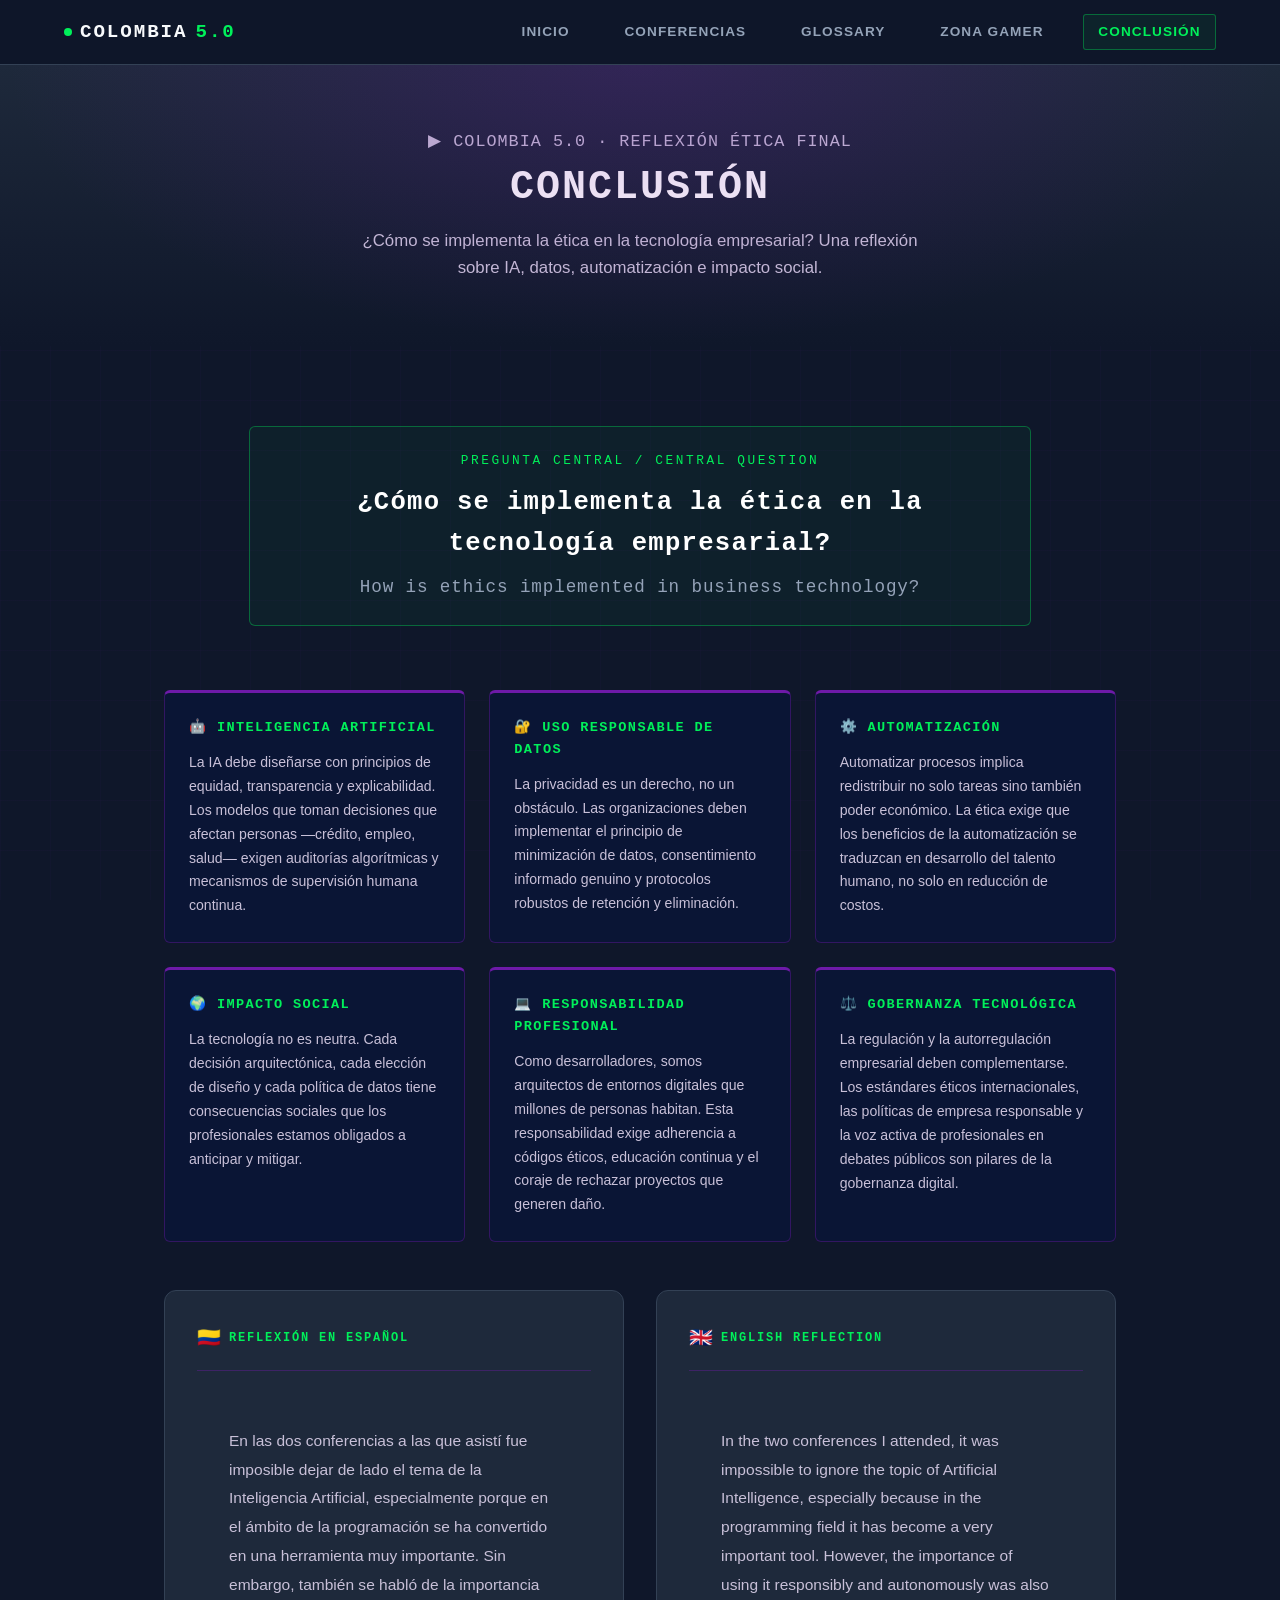
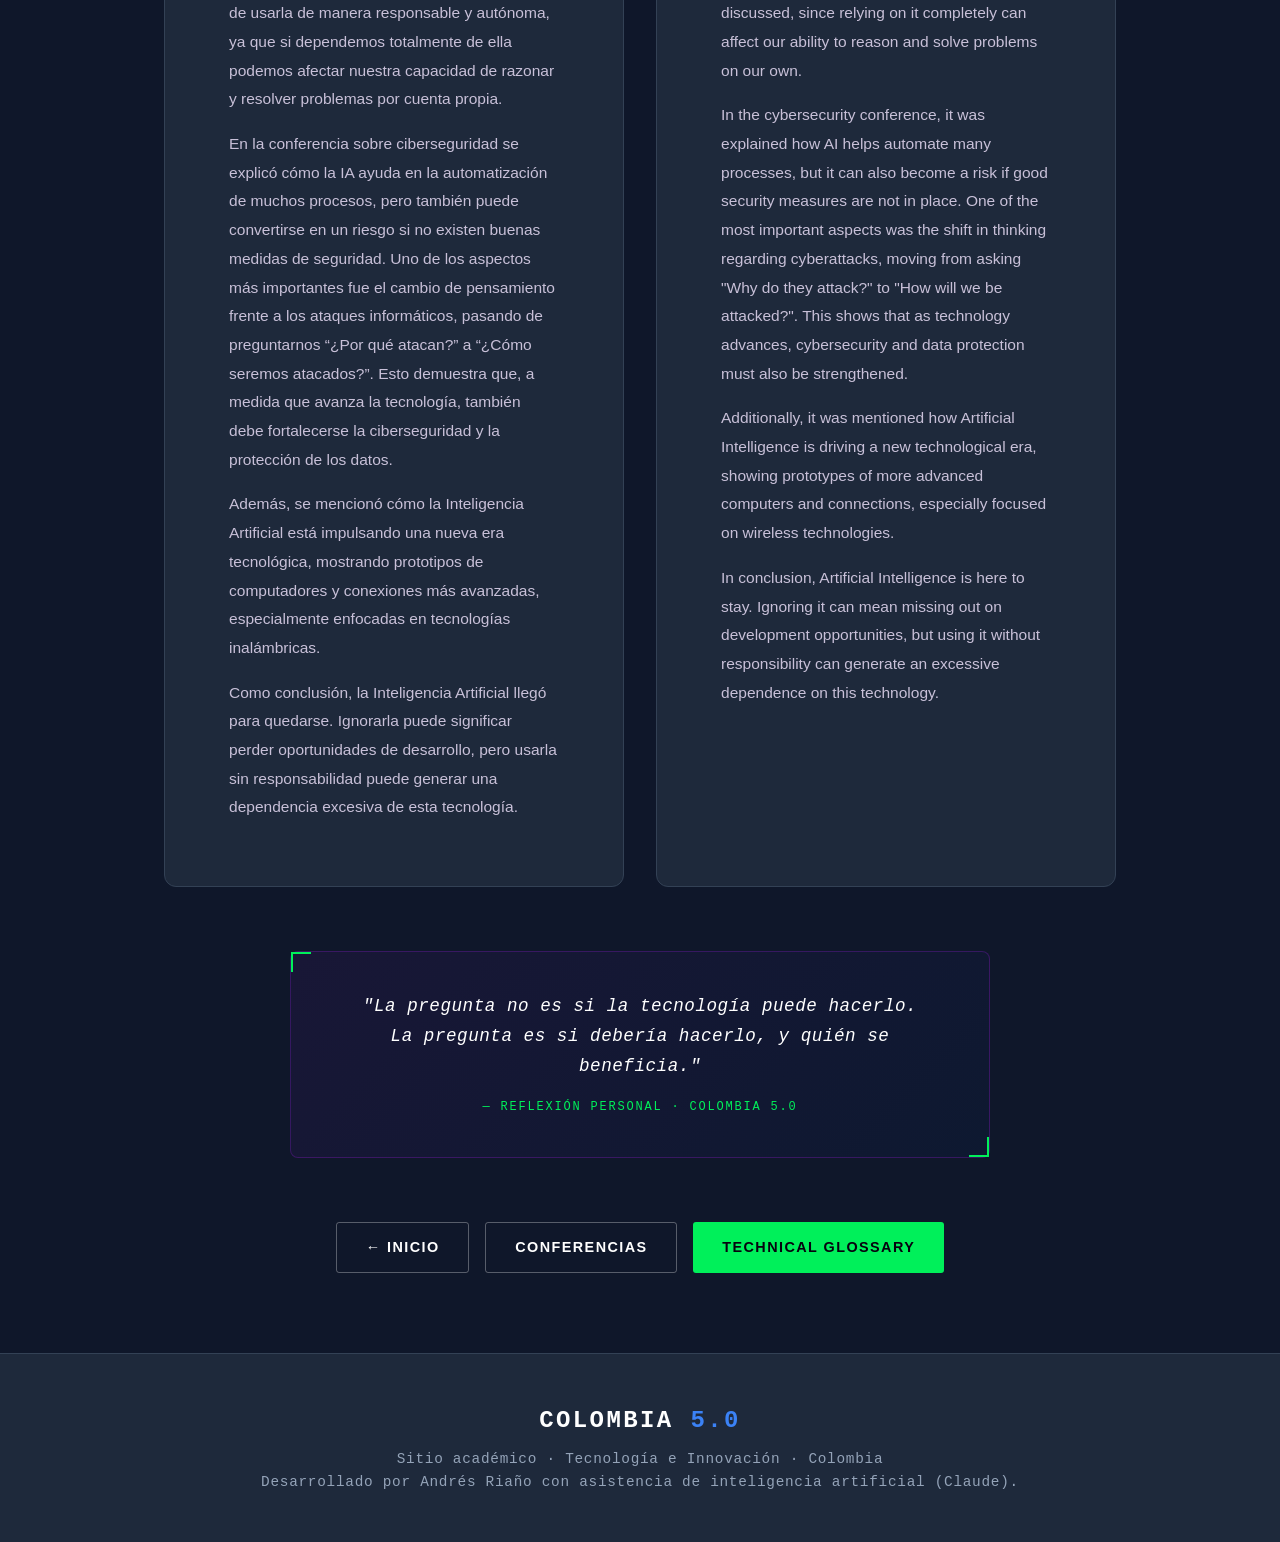
<file: conclusiones.html>
<!DOCTYPE html>
<html lang="es">
<head>
  <meta charset="UTF-8" />
  <meta name="viewport" content="width=device-width, initial-scale=1.0" />
  <meta name="description" content="Conclusión – Ética en la Tecnología Empresarial. Reflexión académica Colombia 5.0." />
  <title>Conclusión | Colombia 5.0</title>
  <link rel="stylesheet" href="styles.css" />
</head>
<body>

<div class="grid-bg" aria-hidden="true"></div>

<!-- NAVBAR -->
<nav class="navbar" role="navigation" aria-label="Navegación principal">
  <a href="index.html" class="nav-logo">
    <div class="logo-dot" aria-hidden="true"></div>
    COLOMBIA <span class="logo-accent">5.0</span>
  </a>
  <ul class="nav-links" id="nav-links">
    <li><a href="index.html">Inicio</a></li>
    <li><a href="conferencias.html">Conferencias</a></li>
    <li><a href="glosario.html">Glossary</a></li>
    <li><a href="zonaGamer.html">Zona Gamer</a></li>
    <li><a href="conclusiones.html">Conclusión</a></li>
  </ul>
  <button class="nav-hamburger" id="hamburger" aria-label="Abrir menú">
    <span></span><span></span><span></span>
  </button>
</nav>

<!-- PAGE HEADER -->
<header class="page-header">
  <p class="page-header-eyebrow">▶ Colombia 5.0 · Reflexión Ética Final</p>
  <h1>Conclusión</h1>
  <p>¿Cómo se implementa la ética en la tecnología empresarial? Una reflexión sobre IA, datos, automatización e impacto social.</p>
</header>

<main>
<section class="section">
<div class="container container-custom">

  <!-- MAIN QUESTION -->
  <div class="reveal question-section">
    <div class="question-box">
      <p class="question-label">Pregunta Central / Central Question</p>
      <h2 class="question-title">
        ¿Cómo se implementa la ética en la tecnología empresarial?
      </h2>
      <p class="question-subtitle">
        How is ethics implemented in business technology?
      </p>
    </div>
  </div>

  <!-- ETHICAL PILLARS GRID -->
  <div class="conclusion-grid reveal">
    <div class="conclusion-pillar">
      <h4>🤖 Inteligencia Artificial</h4>
      <p>La IA debe diseñarse con principios de equidad, transparencia y explicabilidad. Los modelos que toman decisiones que afectan personas —crédito, empleo, salud— exigen auditorías algorítmicas y mecanismos de supervisión humana continua.</p>
    </div>
    <div class="conclusion-pillar">
      <h4>🔐 Uso Responsable de Datos</h4>
      <p>La privacidad es un derecho, no un obstáculo. Las organizaciones deben implementar el principio de minimización de datos, consentimiento informado genuino y protocolos robustos de retención y eliminación.</p>
    </div>
    <div class="conclusion-pillar">
      <h4>⚙️ Automatización</h4>
      <p>Automatizar procesos implica redistribuir no solo tareas sino también poder económico. La ética exige que los beneficios de la automatización se traduzcan en desarrollo del talento humano, no solo en reducción de costos.</p>
    </div>
    <div class="conclusion-pillar">
      <h4>🌍 Impacto Social</h4>
      <p>La tecnología no es neutra. Cada decisión arquitectónica, cada elección de diseño y cada política de datos tiene consecuencias sociales que los profesionales estamos obligados a anticipar y mitigar.</p>
    </div>
    <div class="conclusion-pillar">
      <h4>💻 Responsabilidad Profesional</h4>
      <p>Como desarrolladores, somos arquitectos de entornos digitales que millones de personas habitan. Esta responsabilidad exige adherencia a códigos éticos, educación continua y el coraje de rechazar proyectos que generen daño.</p>
    </div>
    <div class="conclusion-pillar">
      <h4>⚖️ Gobernanza Tecnológica</h4>
      <p>La regulación y la autorregulación empresarial deben complementarse. Los estándares éticos internacionales, las políticas de empresa responsable y la voz activa de profesionales en debates públicos son pilares de la gobernanza digital.</p>
    </div>
  </div>

  <!-- BILINGUAL FULL REFLECTION -->
  <div class="bilingual-grid reveal bilingual-grid-custom">

    <!-- ESPAÑOL -->
    <div class="lang-panel">
      <div class="lang-panel-header">
        <span class="lang-flag">🇨🇴</span>
        <span class="lang-label">Reflexión en Español</span>
      </div>

      <div class="conclusion-block-body">
        <p>
          En las dos conferencias a las que asistí fue imposible dejar de lado el tema de la Inteligencia Artificial, especialmente porque en el ámbito de la programación se ha convertido en una herramienta muy importante. Sin embargo, también se habló de la importancia de usarla de manera responsable y autónoma, ya que si dependemos totalmente de ella podemos afectar nuestra capacidad de razonar y resolver problemas por cuenta propia.
        </p>
        <p>
          En la conferencia sobre ciberseguridad se explicó cómo la IA ayuda en la automatización de muchos procesos, pero también puede convertirse en un riesgo si no existen buenas medidas de seguridad. Uno de los aspectos más importantes fue el cambio de pensamiento frente a los ataques informáticos, pasando de preguntarnos “¿Por qué atacan?” a “¿Cómo seremos atacados?”. Esto demuestra que, a medida que avanza la tecnología, también debe fortalecerse la ciberseguridad y la protección de los datos.
        </p>
        <p>
          Además, se mencionó cómo la Inteligencia Artificial está impulsando una nueva era tecnológica, mostrando prototipos de computadores y conexiones más avanzadas, especialmente enfocadas en tecnologías inalámbricas.
        </p>
        <p>
          Como conclusión, la Inteligencia Artificial llegó para quedarse. Ignorarla puede significar perder oportunidades de desarrollo, pero usarla sin responsabilidad puede generar una dependencia excesiva de esta tecnología.
        </p>
      </div>
    </div>

    <!-- ENGLISH -->
    <div class="lang-panel">
      <div class="lang-panel-header">
        <span class="lang-flag">🇬🇧</span>
        <span class="lang-label">English Reflection</span>
      </div>

      <div class="conclusion-block-body">
        <p>
          In the two conferences I attended, it was impossible to ignore the topic of Artificial Intelligence, especially because in the programming field it has become a very important tool. However, the importance of using it responsibly and autonomously was also discussed, since relying on it completely can affect our ability to reason and solve problems on our own.
        </p>
        <p>
          In the cybersecurity conference, it was explained how AI helps automate many processes, but it can also become a risk if good security measures are not in place. One of the most important aspects was the shift in thinking regarding cyberattacks, moving from asking "Why do they attack?" to "How will we be attacked?". This shows that as technology advances, cybersecurity and data protection must also be strengthened.
        </p>
        <p>
          Additionally, it was mentioned how Artificial Intelligence is driving a new technological era, showing prototypes of more advanced computers and connections, especially focused on wireless technologies.
        </p>
        <p>
          In conclusion, Artificial Intelligence is here to stay. Ignoring it can mean missing out on development opportunities, but using it without responsibility can generate an excessive dependence on this technology.
        </p>
      </div>
    </div>

  </div><!-- /bilingual-grid -->

  <!-- CLOSING QUOTE -->
  <div class="reveal quote-section">
    <div class="quote-box">
      <div class="corner-accent corner-tl" aria-hidden="true"></div>
      <div class="corner-accent corner-br" aria-hidden="true"></div>
      <p class="quote-text">
        "La pregunta no es si la tecnología puede hacerlo.<br>La pregunta es si debería hacerlo, y quién se beneficia."
      </p>
      <p class="quote-author">
        — Reflexión personal · Colombia 5.0
      </p>
    </div>
  </div>

  <!-- NAV LINKS BACK -->
  <div class="reveal nav-links-back">
    <a href="index.html" class="btn btn-outline">← Inicio</a>
    <a href="conferencias.html" class="btn btn-outline">Conferencias</a>
    <a href="glosario.html" class="btn btn-primary">Technical Glossary</a>
  </div>

</div>
</section>
</main>

<!-- FOOTER -->
<footer>
  <div class="footer-logo">COLOMBIA <span>5.0</span></div>
  <p class="footer-text">Sitio académico · Tecnología e Innovación · Colombia</p>
  <p class="footer-text">Desarrollado por Andrés Riaño con asistencia de inteligencia artificial (Claude).</p>
</footer>

<script src="main.js"></script>
</body>
</html>
</file>
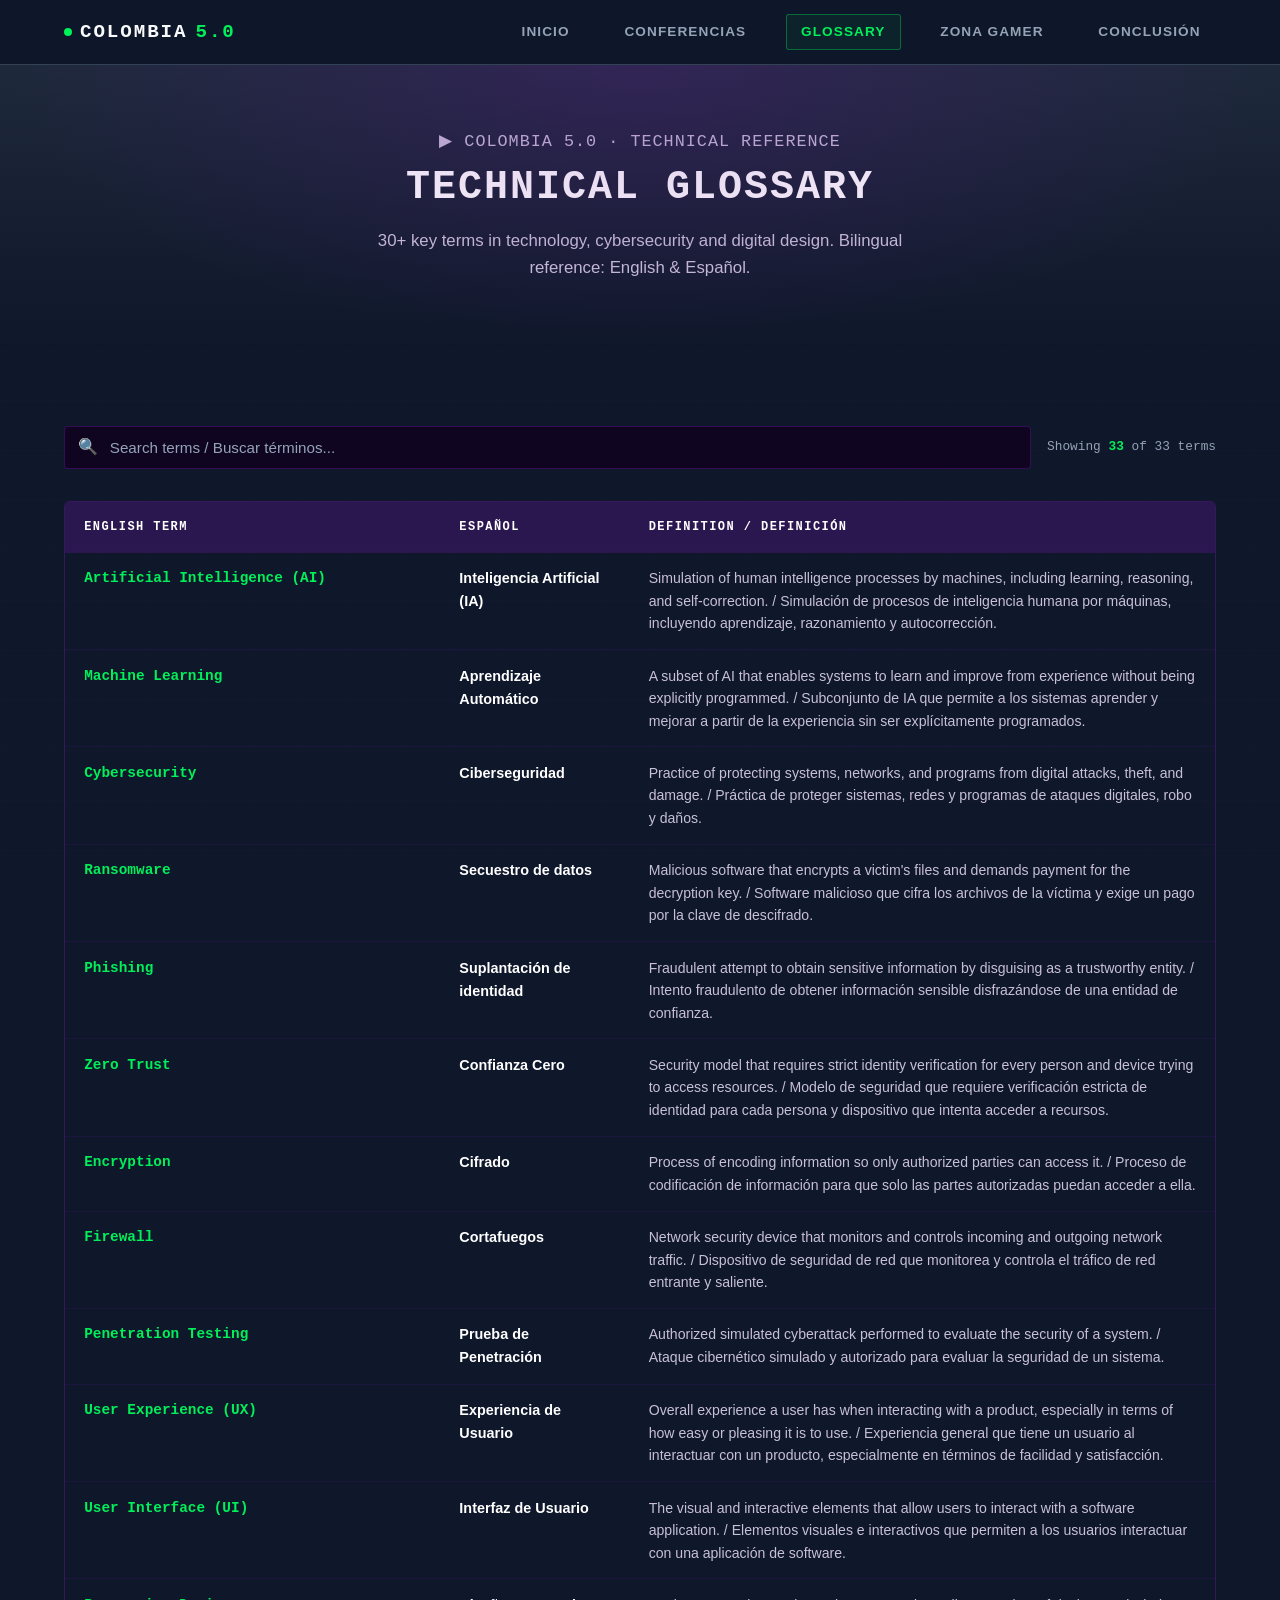
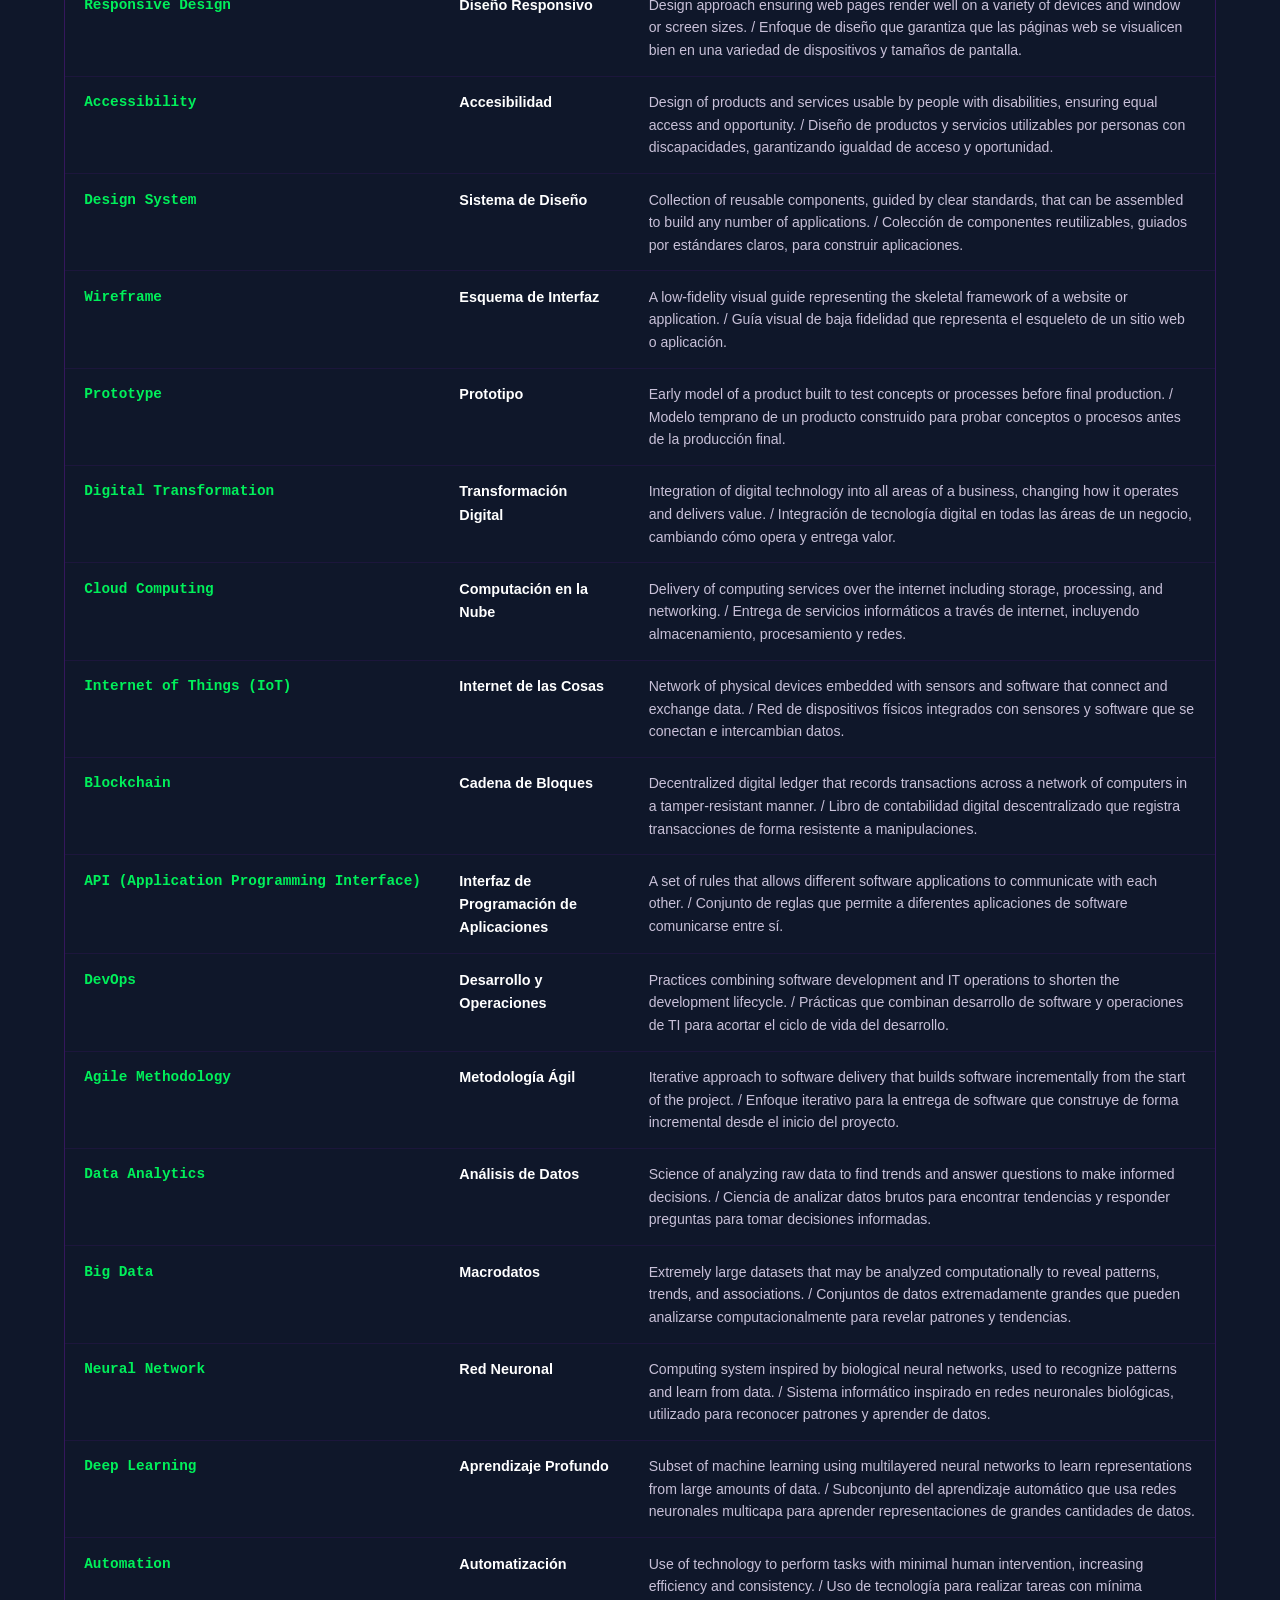
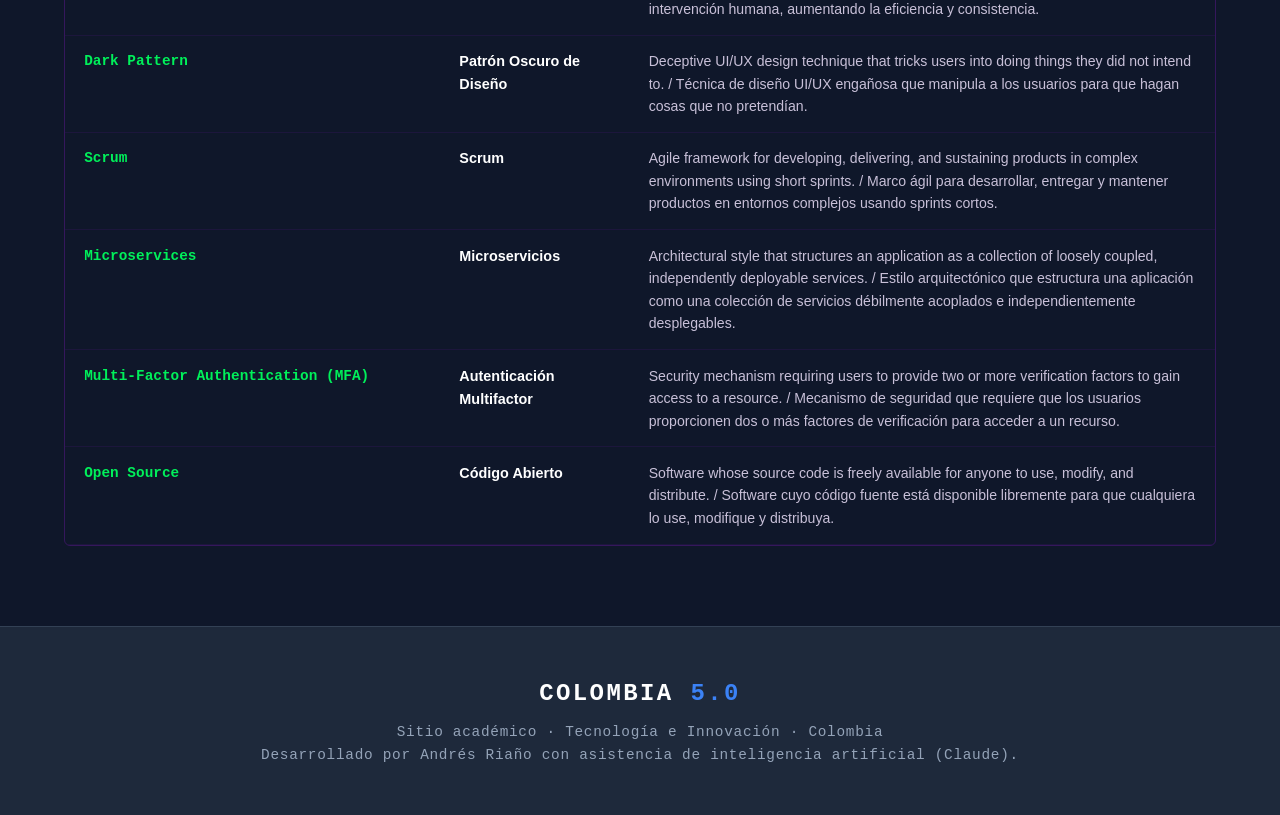
<file: glosario.html>
<!DOCTYPE html>
<html lang="en">
<head>
  <meta charset="UTF-8" />
  <meta name="viewport" content="width=device-width, initial-scale=1.0" />
  <meta name="description" content="Technical Glossary – Colombia 5.0. 30+ key terms in English and Spanish." />
  <title>Glossary | Colombia 5.0</title>
  <link rel="stylesheet" href="styles.css" />
</head>
<body>

<div class="grid-bg" aria-hidden="true"></div>

<!-- NAVBAR -->
<nav class="navbar" role="navigation" aria-label="Navegación principal">
  <a href="index.html" class="nav-logo">
    <div class="logo-dot" aria-hidden="true"></div>
    COLOMBIA <span class="logo-accent">5.0</span>
  </a>
  <ul class="nav-links" id="nav-links">
    <li><a href="index.html">Inicio</a></li>
    <li><a href="conferencias.html">Conferencias</a></li>
    <li><a href="glosario.html">Glossary</a></li>
    <li><a href="zonaGamer.html">Zona Gamer</a></li>
    <li><a href="conclusiones.html">Conclusión</a></li>
  </ul>
  <button class="nav-hamburger" id="hamburger" aria-label="Abrir menú">
    <span></span><span></span><span></span>
  </button>
</nav>

<!-- PAGE HEADER -->
<header class="page-header">
  <p class="page-header-eyebrow">▶ Colombia 5.0 · Technical Reference</p>
  <h1>Technical Glossary</h1>
  <p>30+ key terms in technology, cybersecurity and digital design. Bilingual reference: English & Español.</p>
</header>

<main>
<section class="section">
<div class="container">

  <!-- CONTROLS -->
  <div class="glossary-controls reveal">
    <div class="search-box" role="search">
      <span class="search-icon" aria-hidden="true">🔍</span>
      <label for="glossary-search" class="sr-only" style="position:absolute;width:1px;height:1px;overflow:hidden;">Buscar término</label>
      <input
        type="search"
        id="glossary-search"
        placeholder="Search terms / Buscar términos..."
        autocomplete="off"
        aria-label="Buscar en el glosario"
      />
    </div>
    <p class="glossary-stats">Showing <span id="glossary-count">33</span> of 33 terms</p>
  </div>

  <!-- TABLE -->
  <div class="glossary-table-wrap reveal">
    <table class="glossary-table" aria-label="Glosario técnico bilingüe">
      <thead>
        <tr>
          <th scope="col">English Term</th>
          <th scope="col">Español</th>
          <th scope="col">Definition / Definición</th>
        </tr>
      </thead>
      <tbody>

        <tr class="glossary-row">
          <td class="term-en">Artificial Intelligence (AI)</td>
          <td class="term-es">Inteligencia Artificial (IA)</td>
          <td class="term-def">Simulation of human intelligence processes by machines, including learning, reasoning, and self-correction. / Simulación de procesos de inteligencia humana por máquinas, incluyendo aprendizaje, razonamiento y autocorrección.</td>
        </tr>

        <tr class="glossary-row">
          <td class="term-en">Machine Learning</td>
          <td class="term-es">Aprendizaje Automático</td>
          <td class="term-def">A subset of AI that enables systems to learn and improve from experience without being explicitly programmed. / Subconjunto de IA que permite a los sistemas aprender y mejorar a partir de la experiencia sin ser explícitamente programados.</td>
        </tr>

        <tr class="glossary-row">
          <td class="term-en">Cybersecurity</td>
          <td class="term-es">Ciberseguridad</td>
          <td class="term-def">Practice of protecting systems, networks, and programs from digital attacks, theft, and damage. / Práctica de proteger sistemas, redes y programas de ataques digitales, robo y daños.</td>
        </tr>

        <tr class="glossary-row">
          <td class="term-en">Ransomware</td>
          <td class="term-es">Secuestro de datos</td>
          <td class="term-def">Malicious software that encrypts a victim's files and demands payment for the decryption key. / Software malicioso que cifra los archivos de la víctima y exige un pago por la clave de descifrado.</td>
        </tr>

        <tr class="glossary-row">
          <td class="term-en">Phishing</td>
          <td class="term-es">Suplantación de identidad</td>
          <td class="term-def">Fraudulent attempt to obtain sensitive information by disguising as a trustworthy entity. / Intento fraudulento de obtener información sensible disfrazándose de una entidad de confianza.</td>
        </tr>

        <tr class="glossary-row">
          <td class="term-en">Zero Trust</td>
          <td class="term-es">Confianza Cero</td>
          <td class="term-def">Security model that requires strict identity verification for every person and device trying to access resources. / Modelo de seguridad que requiere verificación estricta de identidad para cada persona y dispositivo que intenta acceder a recursos.</td>
        </tr>

        <tr class="glossary-row">
          <td class="term-en">Encryption</td>
          <td class="term-es">Cifrado</td>
          <td class="term-def">Process of encoding information so only authorized parties can access it. / Proceso de codificación de información para que solo las partes autorizadas puedan acceder a ella.</td>
        </tr>

        <tr class="glossary-row">
          <td class="term-en">Firewall</td>
          <td class="term-es">Cortafuegos</td>
          <td class="term-def">Network security device that monitors and controls incoming and outgoing network traffic. / Dispositivo de seguridad de red que monitorea y controla el tráfico de red entrante y saliente.</td>
        </tr>

        <tr class="glossary-row">
          <td class="term-en">Penetration Testing</td>
          <td class="term-es">Prueba de Penetración</td>
          <td class="term-def">Authorized simulated cyberattack performed to evaluate the security of a system. / Ataque cibernético simulado y autorizado para evaluar la seguridad de un sistema.</td>
        </tr>

        <tr class="glossary-row">
          <td class="term-en">User Experience (UX)</td>
          <td class="term-es">Experiencia de Usuario</td>
          <td class="term-def">Overall experience a user has when interacting with a product, especially in terms of how easy or pleasing it is to use. / Experiencia general que tiene un usuario al interactuar con un producto, especialmente en términos de facilidad y satisfacción.</td>
        </tr>

        <tr class="glossary-row">
          <td class="term-en">User Interface (UI)</td>
          <td class="term-es">Interfaz de Usuario</td>
          <td class="term-def">The visual and interactive elements that allow users to interact with a software application. / Elementos visuales e interactivos que permiten a los usuarios interactuar con una aplicación de software.</td>
        </tr>

        <tr class="glossary-row">
          <td class="term-en">Responsive Design</td>
          <td class="term-es">Diseño Responsivo</td>
          <td class="term-def">Design approach ensuring web pages render well on a variety of devices and window or screen sizes. / Enfoque de diseño que garantiza que las páginas web se visualicen bien en una variedad de dispositivos y tamaños de pantalla.</td>
        </tr>

        <tr class="glossary-row">
          <td class="term-en">Accessibility</td>
          <td class="term-es">Accesibilidad</td>
          <td class="term-def">Design of products and services usable by people with disabilities, ensuring equal access and opportunity. / Diseño de productos y servicios utilizables por personas con discapacidades, garantizando igualdad de acceso y oportunidad.</td>
        </tr>

        <tr class="glossary-row">
          <td class="term-en">Design System</td>
          <td class="term-es">Sistema de Diseño</td>
          <td class="term-def">Collection of reusable components, guided by clear standards, that can be assembled to build any number of applications. / Colección de componentes reutilizables, guiados por estándares claros, para construir aplicaciones.</td>
        </tr>

        <tr class="glossary-row">
          <td class="term-en">Wireframe</td>
          <td class="term-es">Esquema de Interfaz</td>
          <td class="term-def">A low-fidelity visual guide representing the skeletal framework of a website or application. / Guía visual de baja fidelidad que representa el esqueleto de un sitio web o aplicación.</td>
        </tr>

        <tr class="glossary-row">
          <td class="term-en">Prototype</td>
          <td class="term-es">Prototipo</td>
          <td class="term-def">Early model of a product built to test concepts or processes before final production. / Modelo temprano de un producto construido para probar conceptos o procesos antes de la producción final.</td>
        </tr>

        <tr class="glossary-row">
          <td class="term-en">Digital Transformation</td>
          <td class="term-es">Transformación Digital</td>
          <td class="term-def">Integration of digital technology into all areas of a business, changing how it operates and delivers value. / Integración de tecnología digital en todas las áreas de un negocio, cambiando cómo opera y entrega valor.</td>
        </tr>

        <tr class="glossary-row">
          <td class="term-en">Cloud Computing</td>
          <td class="term-es">Computación en la Nube</td>
          <td class="term-def">Delivery of computing services over the internet including storage, processing, and networking. / Entrega de servicios informáticos a través de internet, incluyendo almacenamiento, procesamiento y redes.</td>
        </tr>

        <tr class="glossary-row">
          <td class="term-en">Internet of Things (IoT)</td>
          <td class="term-es">Internet de las Cosas</td>
          <td class="term-def">Network of physical devices embedded with sensors and software that connect and exchange data. / Red de dispositivos físicos integrados con sensores y software que se conectan e intercambian datos.</td>
        </tr>

        <tr class="glossary-row">
          <td class="term-en">Blockchain</td>
          <td class="term-es">Cadena de Bloques</td>
          <td class="term-def">Decentralized digital ledger that records transactions across a network of computers in a tamper-resistant manner. / Libro de contabilidad digital descentralizado que registra transacciones de forma resistente a manipulaciones.</td>
        </tr>

        <tr class="glossary-row">
          <td class="term-en">API (Application Programming Interface)</td>
          <td class="term-es">Interfaz de Programación de Aplicaciones</td>
          <td class="term-def">A set of rules that allows different software applications to communicate with each other. / Conjunto de reglas que permite a diferentes aplicaciones de software comunicarse entre sí.</td>
        </tr>

        <tr class="glossary-row">
          <td class="term-en">DevOps</td>
          <td class="term-es">Desarrollo y Operaciones</td>
          <td class="term-def">Practices combining software development and IT operations to shorten the development lifecycle. / Prácticas que combinan desarrollo de software y operaciones de TI para acortar el ciclo de vida del desarrollo.</td>
        </tr>

        <tr class="glossary-row">
          <td class="term-en">Agile Methodology</td>
          <td class="term-es">Metodología Ágil</td>
          <td class="term-def">Iterative approach to software delivery that builds software incrementally from the start of the project. / Enfoque iterativo para la entrega de software que construye de forma incremental desde el inicio del proyecto.</td>
        </tr>

        <tr class="glossary-row">
          <td class="term-en">Data Analytics</td>
          <td class="term-es">Análisis de Datos</td>
          <td class="term-def">Science of analyzing raw data to find trends and answer questions to make informed decisions. / Ciencia de analizar datos brutos para encontrar tendencias y responder preguntas para tomar decisiones informadas.</td>
        </tr>

        <tr class="glossary-row">
          <td class="term-en">Big Data</td>
          <td class="term-es">Macrodatos</td>
          <td class="term-def">Extremely large datasets that may be analyzed computationally to reveal patterns, trends, and associations. / Conjuntos de datos extremadamente grandes que pueden analizarse computacionalmente para revelar patrones y tendencias.</td>
        </tr>

        <tr class="glossary-row">
          <td class="term-en">Neural Network</td>
          <td class="term-es">Red Neuronal</td>
          <td class="term-def">Computing system inspired by biological neural networks, used to recognize patterns and learn from data. / Sistema informático inspirado en redes neuronales biológicas, utilizado para reconocer patrones y aprender de datos.</td>
        </tr>

        <tr class="glossary-row">
          <td class="term-en">Deep Learning</td>
          <td class="term-es">Aprendizaje Profundo</td>
          <td class="term-def">Subset of machine learning using multilayered neural networks to learn representations from large amounts of data. / Subconjunto del aprendizaje automático que usa redes neuronales multicapa para aprender representaciones de grandes cantidades de datos.</td>
        </tr>

        <tr class="glossary-row">
          <td class="term-en">Automation</td>
          <td class="term-es">Automatización</td>
          <td class="term-def">Use of technology to perform tasks with minimal human intervention, increasing efficiency and consistency. / Uso de tecnología para realizar tareas con mínima intervención humana, aumentando la eficiencia y consistencia.</td>
        </tr>

        <tr class="glossary-row">
          <td class="term-en">Dark Pattern</td>
          <td class="term-es">Patrón Oscuro de Diseño</td>
          <td class="term-def">Deceptive UI/UX design technique that tricks users into doing things they did not intend to. / Técnica de diseño UI/UX engañosa que manipula a los usuarios para que hagan cosas que no pretendían.</td>
        </tr>

        <tr class="glossary-row">
          <td class="term-en">Scrum</td>
          <td class="term-es">Scrum</td>
          <td class="term-def">Agile framework for developing, delivering, and sustaining products in complex environments using short sprints. / Marco ágil para desarrollar, entregar y mantener productos en entornos complejos usando sprints cortos.</td>
        </tr>

        <tr class="glossary-row">
          <td class="term-en">Microservices</td>
          <td class="term-es">Microservicios</td>
          <td class="term-def">Architectural style that structures an application as a collection of loosely coupled, independently deployable services. / Estilo arquitectónico que estructura una aplicación como una colección de servicios débilmente acoplados e independientemente desplegables.</td>
        </tr>

        <tr class="glossary-row">
          <td class="term-en">Multi-Factor Authentication (MFA)</td>
          <td class="term-es">Autenticación Multifactor</td>
          <td class="term-def">Security mechanism requiring users to provide two or more verification factors to gain access to a resource. / Mecanismo de seguridad que requiere que los usuarios proporcionen dos o más factores de verificación para acceder a un recurso.</td>
        </tr>

        <tr class="glossary-row">
          <td class="term-en">Open Source</td>
          <td class="term-es">Código Abierto</td>
          <td class="term-def">Software whose source code is freely available for anyone to use, modify, and distribute. / Software cuyo código fuente está disponible libremente para que cualquiera lo use, modifique y distribuya.</td>
        </tr>

      </tbody>
    </table>

    <!-- No results message -->
    <div class="no-results" id="no-results" aria-live="polite" role="status">
      <p>No terms found for "<span id="search-query-display"></span>"</p>
      <p>Try a different keyword / Prueba con otra palabra clave</p>
    </div>
  </div>

</div>
</section>
</main>

<!-- FOOTER -->
<footer>
  <div class="footer-logo">COLOMBIA <span>5.0</span></div>
  <p class="footer-text">Sitio académico · Tecnología e Innovación · Colombia</p>
  <p class="footer-text">Desarrollado por Andrés Riaño con asistencia de inteligencia artificial (Claude).</p>
</footer>

<script src="main.js"></script>
</body>
</html>
</file>
<file: styles.css>
/* =============================================
   COLOMBIA 5.0 - MAIN STYLESHEET
   Futuristic Tech Event Website
   ============================================= */

/* ---- CSS VARIABLES ---- */
:root {
  --purple-main: #6E1AA8;
  --purple-dark: #4C0F78;
  --green-neon: #00F05A;
  --blue-dark: #062D6F;
  --white: #FFFFFF;
  --light-gray: #F4F4F4;

  --bg-base: #07020F;
  --bg-card: #0F0520;
  --bg-card2: #0A1535;
  --text-body: #C8C0D8;
  --text-muted: #7A6F90;
  --border-glow: rgba(110, 26, 168, 0.4);
  --border-green: rgba(0, 240, 90, 0.35);

  --font-display: 'Orbitron', 'Courier New', monospace;
  --font-body: 'Rajdhani', 'Segoe UI', sans-serif;
  --font-mono: 'Share Tech Mono', 'Courier New', monospace;

  --transition: all 0.3s cubic-bezier(0.25, 0.46, 0.45, 0.94);
  --glow-purple: 0 0 20px rgba(110, 26, 168, 0.6), 0 0 40px rgba(110, 26, 168, 0.3);
  --glow-green: 0 0 20px rgba(0, 240, 90, 0.5), 0 0 40px rgba(0, 240, 90, 0.2);
}

/* ---- GOOGLE FONTS ---- */
@import url('https://fonts.googleapis.com/css2?family=Orbitron:wght@400;600;700;900&family=Rajdhani:wght@300;400;500;600;700&family=Share+Tech+Mono&display=swap');

/* ---- RESET & BASE ---- */
*, *::before, *::after {
  box-sizing: border-box;
  margin: 0;
  padding: 0;
}

html {
  scroll-behavior: smooth;
  font-size: 16px;
}

/* =========================================
   ESTILOS ESPECÍFICOS DE INICIO (INDEX)
========================================= */

.about-grid-custom {
  display: grid;
  grid-template-columns: 1fr 1.2fr;
  gap: 3rem;
  align-items: start;
}

.about-text-mb {
  color: var(--text-body);
  line-height: 1.85;
  margin-bottom: 1rem;
  font-size: 1rem;
}

.about-text-no-mb {
  color: var(--text-body);
  line-height: 1.85;
  font-size: 1rem;
}

.text-white-strong {
  color: var(--white);
}

.objectives-wrapper {
  margin-top: 1.5rem;
  display: flex;
  flex-direction: column;
  gap: 0.75rem;
}

.objective-card {
  display: flex;
  align-items: center;
  gap: 0.75rem;
  padding: 0.75rem 1rem;
  background: var(--bg-card);
  border: 1px solid var(--border-glow);
  border-radius: 4px;
}

.objective-icon {
  color: var(--green-neon);
  font-size: 1.3rem;
}

.objective-title {
  font-family: var(--font-display);
  font-size: 0.75rem;
  color: var(--white);
  text-transform: uppercase;
  letter-spacing: 0.08em;
}

.objective-desc {
  font-size: 0.85rem;
  color: var(--text-muted);
}

.delay-1 { transition-delay: 0.1s; }
.delay-2 { transition-delay: 0.2s; }
.delay-3 { transition-delay: 0.3s; }
.delay-4 { transition-delay: 0.4s; }
.delay-5 { transition-delay: 0.5s; }

.section-objective-custom {
  background: linear-gradient(180deg, transparent, rgba(110,26,168,0.05), transparent);
}

.container-objective-custom {
  max-width: 850px;
  text-align: center;
}

.divider-objective-custom {
  margin: 1rem auto 2rem;
}

.objective-text-mb-15 {
  color: var(--text-body);
  line-height: 1.85;
  font-size: 1rem;
  margin-bottom: 1.5rem;
}

.objective-text-mb-20 {
  color: var(--text-body);
  line-height: 1.85;
  font-size: 1rem;
  margin-bottom: 2rem;
}

body {
  background-color: var(--bg-base);
  color: var(--text-body);
  font-family: var(--font-body);
  font-size: 1rem;
  line-height: 1.7;
  overflow-x: hidden;
}

/* Scrollbar */
::-webkit-scrollbar { width: 6px; }
::-webkit-scrollbar-track { background: var(--bg-base); }
::-webkit-scrollbar-thumb { background: var(--purple-main); border-radius: 3px; }
::-webkit-scrollbar-thumb:hover { background: var(--green-neon); }

/* ---- UTILITY ---- */
.container {
  max-width: 1200px;
  margin: 0 auto;
  padding: 0 1.5rem;
}

.section {
  padding: 5rem 0;
}

.section-title {
  font-family: var(--font-display);
  font-size: clamp(1.4rem, 3vw, 2rem);
  font-weight: 700;
  color: var(--white);
  text-transform: uppercase;
  letter-spacing: 0.1em;
  margin-bottom: 0.5rem;
}

.section-title span {
  color: var(--green-neon);
}

.section-subtitle {
  font-size: 1rem;
  color: var(--text-muted);
  font-family: var(--font-mono);
  margin-bottom: 3rem;
  letter-spacing: 0.05em;
}

.divider {
  width: 60px;
  height: 3px;
  background: linear-gradient(90deg, var(--green-neon), var(--purple-main));
  margin: 1rem 0 2rem;
  border-radius: 2px;
}

.tag {
  display: inline-block;
  padding: 0.2rem 0.7rem;
  background: rgba(0, 240, 90, 0.1);
  border: 1px solid var(--green-neon);
  color: var(--green-neon);
  font-family: var(--font-mono);
  font-size: 0.75rem;
  border-radius: 2px;
  margin: 0.2rem;
  letter-spacing: 0.05em;
}

.badge {
  display: inline-block;
  padding: 0.25rem 0.75rem;
  background: rgba(110, 26, 168, 0.3);
  border: 1px solid var(--purple-main);
  color: var(--white);
  font-family: var(--font-mono);
  font-size: 0.7rem;
  border-radius: 2px;
  letter-spacing: 0.1em;
  text-transform: uppercase;
}

/* ---- GRID BG OVERLAY ---- */
.grid-bg {
  position: fixed;
  inset: 0;
  pointer-events: none;
  z-index: 0;
  background-image:
    linear-gradient(rgba(110, 26, 168, 0.04) 1px, transparent 1px),
    linear-gradient(90deg, rgba(110, 26, 168, 0.04) 1px, transparent 1px);
  background-size: 50px 50px;
}

/* ---- NAVBAR ---- */
.navbar {
  position: fixed;
  top: 0;
  left: 0;
  right: 0;
  z-index: 1000;
  padding: 0 1.5rem;
  height: 65px;
  display: flex;
  align-items: center;
  justify-content: space-between;
  background: rgba(7, 2, 15, 0.85);
  backdrop-filter: blur(12px);
  border-bottom: 1px solid var(--border-glow);
  transition: var(--transition);
}

.navbar.scrolled {
  background: rgba(7, 2, 15, 0.97);
  box-shadow: 0 4px 30px rgba(110, 26, 168, 0.25);
}

.nav-logo {
  font-family: var(--font-display);
  font-weight: 900;
  font-size: 1.1rem;
  color: var(--white);
  text-decoration: none;
  letter-spacing: 0.1em;
  display: flex;
  align-items: center;
  gap: 0.5rem;
}

.nav-logo .logo-accent {
  color: var(--green-neon);
}

.nav-logo .logo-dot {
  width: 8px;
  height: 8px;
  background: var(--green-neon);
  border-radius: 50%;
  animation: pulse-dot 2s infinite;
}

@keyframes pulse-dot {
  0%, 100% { opacity: 1; box-shadow: 0 0 0 0 rgba(0,240,90,0.5); }
  50% { opacity: 0.7; box-shadow: 0 0 0 6px rgba(0,240,90,0); }
}

.nav-links {
  display: flex;
  list-style: none;
  gap: 0.25rem;
  align-items: center;
}

.nav-links a {
  display: block;
  padding: 0.4rem 0.9rem;
  color: var(--text-body);
  text-decoration: none;
  font-family: var(--font-body);
  font-weight: 600;
  font-size: 0.85rem;
  letter-spacing: 0.08em;
  text-transform: uppercase;
  border-radius: 3px;
  border: 1px solid transparent;
  transition: var(--transition);
  position: relative;
}

.nav-links a:hover,
.nav-links a.active {
  color: var(--green-neon);
  border-color: var(--border-green);
  background: rgba(0, 240, 90, 0.06);
}

.nav-hamburger {
  display: none;
  flex-direction: column;
  gap: 5px;
  cursor: pointer;
  padding: 5px;
  background: none;
  border: none;
}

.nav-hamburger span {
  display: block;
  width: 25px;
  height: 2px;
  background: var(--white);
  transition: var(--transition);
  border-radius: 2px;
}

.nav-hamburger.open span:nth-child(1) { transform: translateY(7px) rotate(45deg); }
.nav-hamburger.open span:nth-child(2) { opacity: 0; }
.nav-hamburger.open span:nth-child(3) { transform: translateY(-7px) rotate(-45deg); }

/* ---- HERO ---- */
.hero {
  position: relative;
  min-height: 100vh;
  display: flex;
  align-items: center;
  overflow: hidden;
}

.hero-bg {
  position: absolute;
  inset: 0;
  background-image: url('../media/imagen_inicial.jpeg');
  background-size: cover;
  background-position: center;
  background-repeat: no-repeat;
  filter: brightness(0.25) saturate(1.4);
  transform: scale(1.05);
  transition: transform 10s ease;
}

.hero:hover .hero-bg {
  transform: scale(1.0);
}

.hero-overlay {
  position: absolute;
  inset: 0;
  background: linear-gradient(
    135deg,
    rgba(7, 2, 15, 0.9) 0%,
    rgba(76, 15, 120, 0.5) 40%,
    rgba(6, 45, 111, 0.6) 70%,
    rgba(7, 2, 15, 0.95) 100%
  );
}

.hero-content {
  position: relative;
  z-index: 2;
  padding: 2rem 1.5rem;
  max-width: 1200px;
  margin: 0 auto;
  width: 100%;
}

.hero-eyebrow {
  font-family: var(--font-mono);
  font-size: 0.8rem;
  color: var(--green-neon);
  letter-spacing: 0.25em;
  text-transform: uppercase;
  margin-bottom: 1.5rem;
  opacity: 0;
  animation: fadeInUp 0.8s 0.2s forwards;
}

.hero-title {
  font-family: var(--font-display);
  font-size: clamp(3rem, 8vw, 7rem);
  font-weight: 900;
  line-height: 0.95;
  color: var(--white);
  letter-spacing: -0.02em;
  margin-bottom: 1.5rem;
  opacity: 0;
  animation: fadeInUp 0.8s 0.4s forwards;
}

.hero-title .highlight {
  color: transparent;
  -webkit-text-stroke: 2px var(--green-neon);
  text-shadow: var(--glow-green);
}

.hero-subtitle {
  font-size: clamp(1rem, 2vw, 1.2rem);
  color: var(--text-body);
  max-width: 600px;
  line-height: 1.7;
  margin-bottom: 2.5rem;
  opacity: 0;
  animation: fadeInUp 0.8s 0.6s forwards;
}

.hero-cta {
  display: flex;
  gap: 1rem;
  flex-wrap: wrap;
  opacity: 0;
  animation: fadeInUp 0.8s 0.8s forwards;
}

.h1-class-hero {
    font-family: var(--font-display);
    font-size: clamp(2.5rem, 6vw, 4.5rem);
    font-weight: 900;
    color: var(--white);
    letter-spacing: 0.05em;
    text-transform: uppercase;
    position: relative;
    z-index: 2;
    margin-bottom: 1rem;
}

.span-gamer {
  color: var(--green-neon);
}

.btn {
  display: inline-flex;
  align-items: center;
  gap: 0.5rem;
  padding: 0.8rem 1.8rem;
  font-family: var(--font-body);
  font-weight: 700;
  font-size: 0.9rem;
  letter-spacing: 0.1em;
  text-transform: uppercase;
  text-decoration: none;
  border-radius: 3px;
  transition: var(--transition);
  cursor: pointer;
  border: none;
  position: relative;
  overflow: hidden;
}

.btn-primary {
  background: var(--green-neon);
  color: var(--bg-base);
}

.btn-primary:hover {
  background: var(--white);
  box-shadow: var(--glow-green);
  transform: translateY(-2px);
}

.btn-outline {
  background: transparent;
  color: var(--white);
  border: 1px solid rgba(255,255,255,0.3);
}

.btn-outline:hover {
  border-color: var(--purple-main);
  color: var(--green-neon);
  background: rgba(110, 26, 168, 0.15);
  transform: translateY(-2px);
}

.hero-scroll {
  position: absolute;
  bottom: 2rem;
  left: 50%;
  transform: translateX(-50%);
  display: flex;
  flex-direction: column;
  align-items: center;
  gap: 0.5rem;
  opacity: 0;
  animation: fadeIn 1s 1.5s forwards;
}

.hero-scroll span {
  font-family: var(--font-mono);
  font-size: 0.7rem;
  color: var(--text-muted);
  letter-spacing: 0.15em;
  text-transform: uppercase;
}

.scroll-line {
  width: 1px;
  height: 50px;
  background: linear-gradient(to bottom, var(--green-neon), transparent);
  animation: scroll-line 1.5s infinite;
}

@keyframes scroll-line {
  0% { transform: scaleY(0); transform-origin: top; }
  50% { transform: scaleY(1); transform-origin: top; }
  51% { transform: scaleY(1); transform-origin: bottom; }
  100% { transform: scaleY(0); transform-origin: bottom; }
}

/* ---- KEYFRAMES ---- */
@keyframes fadeInUp {
  from { opacity: 0; transform: translateY(30px); }
  to { opacity: 1; transform: translateY(0); }
}

@keyframes fadeIn {
  from { opacity: 0; }
  to { opacity: 1; }
}

/* ---- SCROLL REVEAL ---- */
.reveal {
  opacity: 0;
  transform: translateY(40px);
  transition: opacity 0.7s ease, transform 0.7s ease;
}

.reveal.visible {
  opacity: 1;
  transform: translateY(0);
}

.reveal-left {
  opacity: 0;
  transform: translateX(-40px);
  transition: opacity 0.7s ease, transform 0.7s ease;
}

.reveal-left.visible {
  opacity: 1;
  transform: translateX(0);
}

.reveal-right {
  opacity: 0;
  transform: translateX(40px);
  transition: opacity 0.7s ease, transform 0.7s ease;
}

.reveal-right.visible {
  opacity: 1;
  transform: translateX(0);
}

/* ---- CARDS ---- */
.card {
  background: var(--bg-card);
  border: 1px solid var(--border-glow);
  border-radius: 6px;
  padding: 2rem;
  transition: var(--transition);
  position: relative;
  overflow: hidden;
}

.card::before {
  content: '';
  position: absolute;
  top: 0;
  left: 0;
  right: 0;
  height: 2px;
  background: linear-gradient(90deg, transparent, var(--purple-main), transparent);
  opacity: 0;
  transition: var(--transition);
}

.card:hover {
  border-color: var(--purple-main);
  transform: translateY(-4px);
  box-shadow: 0 15px 40px rgba(110, 26, 168, 0.2);
}

.card:hover::before {
  opacity: 1;
}

/* ---- INFO CARDS GRID ---- */
.info-grid {
  display: grid;
  grid-template-columns: repeat(auto-fit, minmax(280px, 1fr));
  gap: 1.5rem;
}

.info-card {
  background: var(--bg-card);
  border: 1px solid var(--border-glow);
  border-radius: 6px;
  padding: 2rem;
  transition: var(--transition);
}

.info-card:hover {
  border-color: var(--green-neon);
  box-shadow: 0 0 30px rgba(0, 240, 90, 0.1);
}

.info-card-icon {
  font-size: 2rem;
  margin-bottom: 1rem;
  display: block;
}

.info-card h3 {
  font-family: var(--font-display);
  font-size: 0.95rem;
  color: var(--white);
  margin-bottom: 0.75rem;
  text-transform: uppercase;
  letter-spacing: 0.08em;
}

.info-card p {
  font-size: 0.95rem;
  color: var(--text-body);
  line-height: 1.7;
}

/* ---- PAGE HEADER ---- */
.page-header {
  padding: 8rem 1.5rem 4rem;
  text-align: center;
  position: relative;
  overflow: hidden;
}

.page-header::before {
  content: '';
  position: absolute;
  inset: 0;
  background: radial-gradient(ellipse at center top, rgba(110, 26, 168, 0.25) 0%, transparent 70%);
  pointer-events: none;
}

.page-header-eyebrow {
  font-family: var(--font-mono);
  font-size: 0.8rem;
  color: var(--green-neon);
  letter-spacing: 0.25em;
  text-transform: uppercase;
  margin-bottom: 1rem;
}

.page-header h1 {
  font-family: var(--font-display);
  font-size: clamp(2rem, 5vw, 3.5rem);
  font-weight: 900;
  color: var(--white);
  letter-spacing: 0.05em;
  text-transform: uppercase;
  margin-bottom: 1rem;
}

.page-header p {
  font-size: 1.05rem;
  color: var(--text-body);
  max-width: 600px;
  margin: 0 auto;
}

/* ---- CONFERENCE LAYOUT ---- */
.conference-section {
  padding: 4rem 0;
  border-bottom: 1px solid var(--border-glow);
}

.conference-section:last-child {
  border-bottom: none;
}

.conf-header {
  display: flex;
  align-items: flex-start;
  gap: 1.5rem;
  margin-bottom: 3rem;
  flex-wrap: wrap;
}

.conf-number {
  font-family: var(--font-display);
  font-size: 4rem;
  font-weight: 900;
  color: transparent;
  -webkit-text-stroke: 1px rgba(110, 26, 168, 0.4);
  line-height: 1;
  flex-shrink: 0;
}

.conf-header-info h2 {
  font-family: var(--font-display);
  font-size: clamp(1.3rem, 3vw, 1.8rem);
  color: var(--white);
  text-transform: uppercase;
  letter-spacing: 0.05em;
  margin-bottom: 0.5rem;
}

.conf-header-info .conf-speaker {
  color: var(--green-neon);
  font-family: var(--font-mono);
  font-size: 0.9rem;
  letter-spacing: 0.1em;
  margin-bottom: 0.75rem;
}

/* Lang tabs */
.lang-tabs {
  display: flex;
  gap: 0;
  margin-bottom: 2rem;
  border: 1px solid var(--border-glow);
  border-radius: 4px;
  overflow: hidden;
  width: fit-content;
}

.lang-tab {
  padding: 0.5rem 1.5rem;
  background: none;
  border: none;
  color: var(--text-muted);
  font-family: var(--font-mono);
  font-size: 0.8rem;
  letter-spacing: 0.1em;
  text-transform: uppercase;
  cursor: pointer;
  transition: var(--transition);
}

.lang-tab.active {
  background: var(--purple-main);
  color: var(--white);
}

.lang-tab:hover:not(.active) {
  background: rgba(110, 26, 168, 0.2);
  color: var(--white);
}

.lang-content { display: none; }
.lang-content.active { display: block; }

/* Bilingual grid */
.bilingual-grid {
  display: grid;
  grid-template-columns: 1fr 1fr;
  gap: 2rem;
}

.lang-panel {
  background: var(--bg-card);
  border: 1px solid var(--border-glow);
  border-radius: 6px;
  padding: 1.5rem;
}

.lang-panel-header {
  display: flex;
  align-items: center;
  gap: 0.5rem;
  margin-bottom: 1.5rem;
  padding-bottom: 1rem;
  border-bottom: 1px solid var(--border-glow);
}

.lang-flag {
  font-size: 1.2rem;
}

.lang-label {
  font-family: var(--font-display);
  font-size: 0.75rem;
  color: var(--green-neon);
  text-transform: uppercase;
  letter-spacing: 0.15em;
}

.conf-info-row {
  display: grid;
  grid-template-columns: 1fr 1fr;
  gap: 1rem;
  margin-bottom: 1.5rem;
}

.conf-info-item label {
  display: block;
  font-family: var(--font-mono);
  font-size: 0.7rem;
  color: var(--text-muted);
  text-transform: uppercase;
  letter-spacing: 0.1em;
  margin-bottom: 0.3rem;
}

.conf-info-item p {
  font-size: 0.95rem;
  color: var(--white);
  font-weight: 600;
}

.conf-summary-label {
  font-family: var(--font-mono);
  font-size: 0.7rem;
  color: var(--text-muted);
  text-transform: uppercase;
  letter-spacing: 0.1em;
  margin-bottom: 0.5rem;
}

.conf-summary {
  font-size: 0.95rem;
  color: var(--text-body);
  line-height: 1.8;
  margin-bottom: 1.5rem;
}

.keywords-row {
  display: flex;
  flex-wrap: wrap;
  gap: 0.3rem;
}

/* ---- GALLERY ---- */
.gallery {
  margin: 2rem 0;
}

.gallery-grid {
  display: grid;
  gap: 0.75rem;
}

.gallery-grid.cols-3 {
  grid-template-columns: repeat(3, 1fr);
}

.gallery-grid.cols-4 {
  grid-template-columns: repeat(4, 1fr);
}

.gallery-grid.cols-2 {
  grid-template-columns: repeat(2, 1fr);
}

.gallery-item {
  position: relative;
  aspect-ratio: 4/3;
  overflow: hidden;
  border-radius: 4px;
  cursor: pointer;
  border: 1px solid var(--border-glow);
}

.gallery-item img {
  width: 100%;
  height: 100%;
  object-fit: cover;
  transition: transform 0.5s ease, filter 0.3s ease;
  filter: brightness(0.85) saturate(0.9);
}

.gallery-item:hover img {
  transform: scale(1.08);
  filter: brightness(1) saturate(1.2);
}

.gallery-item-overlay {
  position: absolute;
  inset: 0;
  background: rgba(110, 26, 168, 0.0);
  transition: var(--transition);
  display: flex;
  align-items: center;
  justify-content: center;
}

.gallery-item:hover .gallery-item-overlay {
  background: rgba(110, 26, 168, 0.3);
}

.gallery-zoom-icon {
  color: var(--white);
  font-size: 1.5rem;
  opacity: 0;
  transform: scale(0.8);
  transition: var(--transition);
}

.gallery-item:hover .gallery-zoom-icon {
  opacity: 1;
  transform: scale(1);
}

/* ---- LIGHTBOX ---- */
.lightbox {
  display: none;
  position: fixed;
  inset: 0;
  z-index: 9999;
  background: rgba(0, 0, 0, 0.95);
  backdrop-filter: blur(10px);
  align-items: center;
  justify-content: center;
}

.lightbox.open {
  display: flex;
}

.lightbox-img {
  max-width: 90vw;
  max-height: 85vh;
  object-fit: contain;
  border: 1px solid var(--border-glow);
  border-radius: 4px;
}

.lightbox-close {
  position: absolute;
  top: 1.5rem;
  right: 1.5rem;
  background: none;
  border: 1px solid rgba(255,255,255,0.3);
  color: var(--white);
  width: 40px;
  height: 40px;
  border-radius: 50%;
  font-size: 1.2rem;
  cursor: pointer;
  transition: var(--transition);
  display: flex;
  align-items: center;
  justify-content: center;
}

.lightbox-close:hover {
  background: var(--purple-main);
  border-color: var(--purple-main);
}

/* ---- VIDEO PLAYER ---- */
.video-wrapper {
  position: relative;
  border-radius: 6px;
  overflow: hidden;
  border: 1px solid var(--border-glow);
  background: #000;
}

.video-wrapper video {
  width: 100%;
  display: block;
}

.video-wrapper::before {
  content: '';
  position: absolute;
  inset: 0;
  border-radius: 6px;
  box-shadow: inset 0 0 0 1px rgba(110, 26, 168, 0.3);
  pointer-events: none;
  z-index: 1;
}

/* ---- GLOSSARY ---- */
.glossary-controls {
  display: flex;
  gap: 1rem;
  margin-bottom: 2rem;
  flex-wrap: wrap;
  align-items: center;
}

.search-box {
  flex: 1;
  min-width: 250px;
  position: relative;
}

.search-box input {
  width: 100%;
  padding: 0.75rem 1rem 0.75rem 2.8rem;
  background: var(--bg-card);
  border: 1px solid var(--border-glow);
  border-radius: 4px;
  color: var(--white);
  font-family: var(--font-body);
  font-size: 0.95rem;
  outline: none;
  transition: var(--transition);
}

.search-box input:focus {
  border-color: var(--purple-main);
  box-shadow: 0 0 0 3px rgba(110, 26, 168, 0.15);
}

.search-box input::placeholder {
  color: var(--text-muted);
}

.search-icon {
  position: absolute;
  left: 0.9rem;
  top: 50%;
  transform: translateY(-50%);
  color: var(--text-muted);
  font-size: 1rem;
}

.glossary-stats {
  font-family: var(--font-mono);
  font-size: 0.8rem;
  color: var(--text-muted);
  white-space: nowrap;
}

.glossary-stats span {
  color: var(--green-neon);
  font-weight: 700;
}

.glossary-table-wrap {
  overflow-x: auto;
  border-radius: 6px;
  border: 1px solid var(--border-glow);
}

.glossary-table {
  width: 100%;
  border-collapse: collapse;
  font-size: 0.9rem;
}

.glossary-table thead {
  background: rgba(110, 26, 168, 0.3);
}

.glossary-table th {
  padding: 1rem 1.2rem;
  font-family: var(--font-display);
  font-size: 0.75rem;
  color: var(--white);
  text-transform: uppercase;
  letter-spacing: 0.12em;
  text-align: left;
  white-space: nowrap;
}

.glossary-table tbody tr {
  border-bottom: 1px solid rgba(110, 26, 168, 0.15);
  transition: var(--transition);
}

.glossary-table tbody tr:hover {
  background: rgba(110, 26, 168, 0.1);
}

.glossary-table tbody tr.hidden {
  display: none;
}

.glossary-table td {
  padding: 0.9rem 1.2rem;
  vertical-align: top;
}

.term-en {
  font-family: var(--font-mono);
  font-weight: 700;
  color: var(--green-neon);
  font-size: 0.9rem;
  white-space: nowrap;
}

.term-es {
  color: var(--white);
  font-weight: 600;
}

.term-def {
  color: var(--text-body);
  line-height: 1.6;
  font-size: 0.88rem;
}

.no-results {
  text-align: center;
  padding: 3rem;
  color: var(--text-muted);
  font-family: var(--font-mono);
  font-size: 0.9rem;
  display: none;
}

/* ---- CONCLUSION ---- */
.conclusion-block {
  background: var(--bg-card);
  border: 1px solid var(--border-glow);
  border-radius: 6px;
  overflow: hidden;
  margin-bottom: 2rem;
}

.conclusion-block-header {
  padding: 1.5rem 2rem;
  background: rgba(110, 26, 168, 0.2);
  border-bottom: 1px solid var(--border-glow);
  display: flex;
  align-items: center;
  gap: 1rem;
}

.conclusion-block-header h3 {
  font-family: var(--font-display);
  font-size: 0.9rem;
  color: var(--white);
  text-transform: uppercase;
  letter-spacing: 0.1em;
}

.conclusion-block-body {
  padding: 2rem;
}

.conclusion-block-body p {
  color: var(--text-body);
  line-height: 1.85;
  margin-bottom: 1rem;
  font-size: 0.97rem;
}

.conclusion-block-body p:last-child {
  margin-bottom: 0;
}

.conclusion-grid {
  display: grid;
  grid-template-columns: repeat(auto-fit, minmax(250px, 1fr));
  gap: 1.5rem;
  margin: 2rem 0;
}

.conclusion-pillar {
  background: var(--bg-card2);
  border: 1px solid var(--border-glow);
  border-radius: 6px;
  padding: 1.5rem;
  border-top: 3px solid var(--purple-main);
  transition: var(--transition);
}

.conclusion-pillar:hover {
  border-top-color: var(--green-neon);
  transform: translateY(-3px);
}

.conclusion-pillar h4 {
  font-family: var(--font-display);
  font-size: 0.85rem;
  color: var(--green-neon);
  text-transform: uppercase;
  letter-spacing: 0.1em;
  margin-bottom: 0.75rem;
}

.conclusion-pillar p {
  font-size: 0.88rem;
  color: var(--text-body);
  line-height: 1.7;
}

/* ---- GAMER ZONE ---- */
.gamer-hero {
  position: relative;
  padding: 8rem 1.5rem 5rem;
  text-align: center;
  overflow: hidden;
}

.gamer-hero::before {
  content: '';
  position: absolute;
  inset: 0;
  background: radial-gradient(ellipse at 60% 50%, rgba(0, 240, 90, 0.12) 0%, rgba(110, 26, 168, 0.2) 40%, transparent 70%);
  pointer-events: none;
}

.gamer-stats {
  display: grid;
  grid-template-columns: repeat(auto-fit, minmax(150px, 1fr));
  gap: 1rem;
  margin: 3rem 0;
}

.p-gamer-hero {
    font-size: 1rem;
    color: var(--text-body);
    max-width: 550px;
    margin: 0 auto;
    position: relative;
    z-index: 2;
}

.stat-box {
  background: var(--bg-card);
  border: 1px solid var(--border-glow);
  border-radius: 6px;
  padding: 1.5rem;
  text-align: center;
  transition: var(--transition);
}

.stat-box:hover {
  border-color: var(--green-neon);
  box-shadow: 0 0 20px rgba(0, 240, 90, 0.1);
}

.stat-number {
  font-family: var(--font-display);
  font-size: 2.5rem;
  font-weight: 900;
  color: var(--green-neon);
  line-height: 1;
  margin-bottom: 0.5rem;
}

.stat-label {
  font-family: var(--font-mono);
  font-size: 0.7rem;
  color: var(--text-muted);
  text-transform: uppercase;
  letter-spacing: 0.1em;
}

/* ---- FOOTER ---- */
footer {
  background: var(--bg-card);
  border-top: 1px solid var(--border-glow);
  padding: 2rem 1.5rem;
  text-align: center;
}

.footer-logo {
  font-family: var(--font-display);
  font-size: 1.2rem;
  color: var(--white);
  letter-spacing: 0.1em;
  margin-bottom: 0.5rem;
}

.footer-logo span {
  color: var(--green-neon);
}

.footer-text {
  font-family: var(--font-mono);
  font-size: 0.75rem;
  color: var(--text-muted);
  letter-spacing: 0.05em;
}


/* =========================================
   VARIABLES GLOBALES Y RESET
========================================= */
:root {
  --bg-color: #0f172a;
  --panel-bg: #1e293b;
  --text-main: #f8fafc;
  --text-muted: #94a3b8;
  --accent: #3b82f6;
  --accent-hover: #2563eb;
  --border-color: #334155;
  --font-main: 'Segoe UI', Roboto, Helvetica, Arial, sans-serif;
}

* {
  margin: 0;
  padding: 0;
  box-sizing: border-box;
}

body {
  background-color: var(--bg-color);
  color: var(--text-main);
  font-family: var(--font-main);
  line-height: 1.6;
}

/* =========================================
   NAVBAR Y HEADER
========================================= */
.navbar {
  display: flex;
  justify-content: space-between;
  align-items: center;
  padding: 1rem 5%;
  background-color: rgba(15, 23, 42, 0.9);
  backdrop-filter: blur(10px);
  position: sticky;
  top: 0;
  z-index: 100;
  border-bottom: 1px solid var(--border-color);
}

.nav-logo {
  text-decoration: none;
  color: var(--text-main);
  font-weight: bold;
  font-size: 1.2rem;
  display: flex;
  align-items: center;
  gap: 0.5rem;
}

.logo-dot {
  width: 10px;
  height: 10px;
  background-color: var(--accent);
  border-radius: 50%;
}

.logo-accent {
  color: var(--accent);
}

.nav-links {
  list-style: none;
  display: flex;
  gap: 1.5rem;
}

.nav-links a {
  text-decoration: none;
  color: var(--text-muted);
  transition: color 0.3s;
}

.nav-links a:hover {
  color: var(--accent);
}

.page-header {
  text-align: center;
  padding: 4rem 1rem;
  background: linear-gradient(to bottom, #1e293b, #0f172a);
}

.page-header h1 {
  font-size: 2.5rem;
  margin-bottom: 0.5rem;
}

.page-header-eyebrow {
  color: var(--accent);
  font-size: 0.9rem;
  text-transform: uppercase;
  letter-spacing: 1px;
  margin-bottom: 1rem;
}

/* =========================================
   CONTENEDOR Y CONFERENCIAS
========================================= */
.container {
  max-width: 1200px;
  margin: 0 auto;
  padding: 0 1.5rem;
}

.conference-section {
  padding: 4rem 0;
}

.conf-header {
  display: flex;
  gap: 2rem;
  margin-bottom: 2rem;
  align-items: flex-start;
}

.conf-number {
  font-size: 4rem;
  font-weight: bold;
  color: var(--border-color);
  line-height: 1;
}

.badge {
  background-color: rgba(59, 130, 246, 0.2);
  color: var(--accent);
  padding: 0.2rem 0.8rem;
  border-radius: 20px;
  font-size: 0.8rem;
  display: inline-block;
  margin-bottom: 0.5rem;
}

.conf-speaker {
  color: var(--text-muted);
  margin-top: 0.3rem;
}

/* =========================================
   GALERÍAS Y VIDEOS
========================================= */
.section-subtitle {
  color: var(--accent);
  font-family: monospace;
  margin-bottom: 1rem;
}

.video-section {
  margin-bottom: 2rem;
}

.video-wrapper video {
  width: 100%;
  border-radius: 8px;
  border: 1px solid var(--border-color);
  background-color: #000;
}

.gallery-grid {
  display: grid;
  gap: 1rem;
  margin-bottom: 2rem;
}

.cols-3 { grid-template-columns: repeat(auto-fit, minmax(300px, 1fr)); }
.cols-4 { grid-template-columns: repeat(auto-fit, minmax(250px, 1fr)); }

.gallery-item {
  position: relative;
  border-radius: 8px;
  overflow: hidden;
  cursor: pointer;
}

.gallery-item img {
  width: 100%;
  height: 100%;
  object-fit: cover;
  display: block;
  transition: transform 0.3s;
}

.gallery-item:hover img {
  transform: scale(1.05);
}

/* =========================================
   PANELES BILINGÜES Y ETIQUETAS
========================================= */
.bilingual-grid {
  display: grid;
  grid-template-columns: repeat(auto-fit, minmax(350px, 1fr));
  gap: 2rem;
}

.lang-panel {
  background-color: var(--panel-bg);
  padding: 2rem;
  border-radius: 12px;
  border: 1px solid var(--border-color);
}

.lang-panel-header {
  display: flex;
  align-items: center;
  gap: 0.5rem;
  margin-bottom: 1.5rem;
  font-weight: bold;
  font-size: 1.2rem;
}

.h3-bilingual {
  font-family: var(--font-display);
  font-size: 1rem;
  text-transform: uppercase;
  letter-spacing: 0.08em;
  color: var(--white);
  margin-bottom: 1.5rem;
}

.conf-info-row {
  display: flex;
  flex-direction: column;
  gap: 1rem;
  margin-bottom: 1.5rem;
}

.conf-info-item label {
  font-size: 0.8rem;
  color: var(--text-muted);
  text-transform: uppercase;
}

.topic-header {
  display: flex;
  gap: 1rem;
  align-items: center;
  margin-bottom: 1.5rem;
  padding: 1rem;
  background-color: rgba(0,0,0,0.2);
  border-radius: 8px;
}

.topic-icon {
  font-size: 2rem;
}

.conf-summary-label {
  font-weight: bold;
  margin-bottom: 0.5rem;
  color: var(--accent);
}

.conf-summary {
  margin-bottom: 1rem;
  color: var(--text-muted);
}

/* Contenedores de etiquetas (Reemplazo de los estilos en línea) */
.tags-container, .keywords-row {
  display: flex;
  gap: 0.5rem;
  flex-wrap: wrap;
  margin-top: 0.5rem;
}

.tag {
  background-color: var(--bg-color);
  border: 1px solid var(--border-color);
  padding: 0.3rem 0.8rem;
  border-radius: 20px;
  font-size: 0.8rem;
  color: var(--text-main);
}

/* =========================================
   SEPARADORES Y FOOTER
========================================= */
.neon-line {
  height: 1px;
  background: linear-gradient(90deg, transparent, var(--accent), transparent);
  margin: 3rem 0;
}

footer {
  text-align: center;
  padding: 3rem;
  background-color: var(--panel-bg);
  border-top: 1px solid var(--border-color);
}

.footer-logo {
  font-weight: bold;
  font-size: 1.5rem;
  margin-bottom: 0.5rem;
}

.footer-logo span {
  color: var(--accent);
}

.footer-text {
  color: var(--text-muted);
  font-size: 0.9rem;
}

/* =========================================
   LIGHTBOX (Oculto por defecto)
========================================= */
.lightbox {
  display: none; /* Se activa con JS */
  position: fixed;
  top: 0; left: 0; width: 100%; height: 100%;
  background: rgba(0,0,0,0.9);
  z-index: 1000;
  justify-content: center;
  align-items: center;
}
.lightbox.active {
  display: flex;
}
.lightbox-close {
  position: absolute;
  top: 2rem; right: 2rem;
  background: none; border: none;
  color: white; font-size: 2rem; cursor: pointer;
}
.lightbox-img {
  max-width: 90%; max-height: 90%;
  border-radius: 8px;
}

.container-custom {
  max-width: 1000px;
}

.question-section {
  text-align: center;
  margin-bottom: 4rem;
}

.question-box {
  display: inline-block;
  padding: 1.5rem 2.5rem;
  border: 1px solid var(--border-green);
  border-radius: 6px;
  background: rgba(0,240,90,0.04);
}

.question-label {
  font-family: var(--font-mono);
  font-size: 0.8rem;
  color: var(--green-neon);
  letter-spacing: 0.2em;
  text-transform: uppercase;
  margin-bottom: 0.75rem;
}

.question-title {
  font-family: var(--font-display);
  font-size: clamp(1.1rem,3vw,1.6rem);
  color: var(--white);
  font-weight: 700;
  letter-spacing: 0.05em;
  max-width: 700px;
}

.question-subtitle {
  font-family: var(--font-display);
  font-size: clamp(0.9rem,2vw,1.1rem);
  color: var(--text-muted);
  font-weight: 400;
  letter-spacing: 0.05em;
  margin-top: 0.5rem;
}

.bilingual-grid-custom {
  margin-top: 3rem;
}

.quote-section {
  margin-top: 4rem;
  text-align: center;
}

.quote-box {
  max-width: 700px;
  margin: 0 auto;
  padding: 2.5rem;
  border: 1px solid var(--border-glow);
  border-radius: 8px;
  background: linear-gradient(135deg, rgba(110,26,168,0.1), rgba(6,45,111,0.1));
  position: relative;
}

.quote-text {
  font-family: var(--font-display);
  font-size: 1.1rem;
  color: var(--white);
  line-height: 1.7;
  letter-spacing: 0.03em;
  font-style: italic;
}

.quote-author {
  font-family: var(--font-mono);
  font-size: 0.75rem;
  color: var(--green-neon);
  margin-top: 1rem;
  letter-spacing: 0.15em;
  text-transform: uppercase;
}

.nav-links-back {
  margin-top: 4rem;
  text-align: center;
  display: flex;
  justify-content: center;
  gap: 1rem;
  flex-wrap: wrap;
}



/* ---- RESPONSIVE ---- */
@media (max-width: 900px) {
  .bilingual-grid {
    grid-template-columns: 1fr;
  }
  .gallery-grid.cols-3 {
    grid-template-columns: repeat(2, 1fr);
  }
  .gallery-grid.cols-4 {
    grid-template-columns: repeat(2, 1fr);
  }
  .conf-info-row {
    grid-template-columns: 1fr;
  }
}


@media (max-width: 768px) {
  .nav-links {
    display: none;
    flex-direction: column;
    position: absolute;
    top: 65px;
    left: 0;
    right: 0;
    background: rgba(7, 2, 15, 0.98);
    border-bottom: 1px solid var(--border-glow);
    padding: 1rem;
    gap: 0.25rem;
  }

  .nav-links.open {
    display: flex;
  }

  .nav-hamburger {
    display: flex;
  }

  .hero-title {
    font-size: clamp(2.5rem, 12vw, 4rem);
  }

  .gallery-grid.cols-3,
  .gallery-grid.cols-6 {
    grid-template-columns: repeat(2, 1fr);
  }

  .gallery-grid.cols-4 {
    grid-template-columns: repeat(2, 1fr);
  }

  .conf-header {
    flex-direction: column;
    gap: 1rem;
  }
}

@media (max-width: 480px) {
  .gallery-grid.cols-3,
  .gallery-grid.cols-4,
  .gallery-grid.cols-2 {
    grid-template-columns: 1fr;
  }

  .section { padding: 3rem 0; }
}

/* ---- NEON DECORATIONS ---- */
.neon-line {
  height: 1px;
  background: linear-gradient(90deg, transparent, var(--green-neon), transparent);
  margin: 3rem 0;
  opacity: 0.4;
}

.corner-accent {
  position: absolute;
  width: 20px;
  height: 20px;
}

.corner-accent::before,
.corner-accent::after {
  content: '';
  position: absolute;
  background: var(--green-neon);
}

.corner-tl { top: 0; left: 0; }
.corner-tl::before { width: 2px; height: 100%; top: 0; left: 0; }
.corner-tl::after { width: 100%; height: 2px; top: 0; left: 0; }

.corner-br { bottom: 0; right: 0; }
.corner-br::before { width: 2px; height: 100%; bottom: 0; right: 0; }
.corner-br::after { width: 100%; height: 2px; bottom: 0; right: 0; }

/* ---- QUOTE BLOCK ---- */
.quote-block {
  border-left: 3px solid var(--green-neon);
  padding: 1rem 1.5rem;
  margin: 1.5rem 0;
  background: rgba(0, 240, 90, 0.04);
  border-radius: 0 4px 4px 0;
}

.quote-block p {
  font-size: 1rem;
  color: var(--white);
  font-style: italic;
  line-height: 1.7;
}

/* ---- TOPIC BADGE ---- */
.topic-header {
  display: flex;
  align-items: center;
  gap: 1rem;
  margin-bottom: 2rem;
  padding: 1rem 1.5rem;
  background: rgba(110, 26, 168, 0.12);
  border: 1px solid var(--border-glow);
  border-radius: 4px;
}

.topic-icon {
  font-size: 2rem;
  flex-shrink: 0;
}

.topic-header h3 {
  font-family: var(--font-display);
  font-size: 1rem;
  color: var(--white);
  text-transform: uppercase;
  letter-spacing: 0.08em;
}

.topic-header p {
  font-size: 0.85rem;
  color: var(--text-muted);
  font-family: var(--font-mono);
}
</file>
